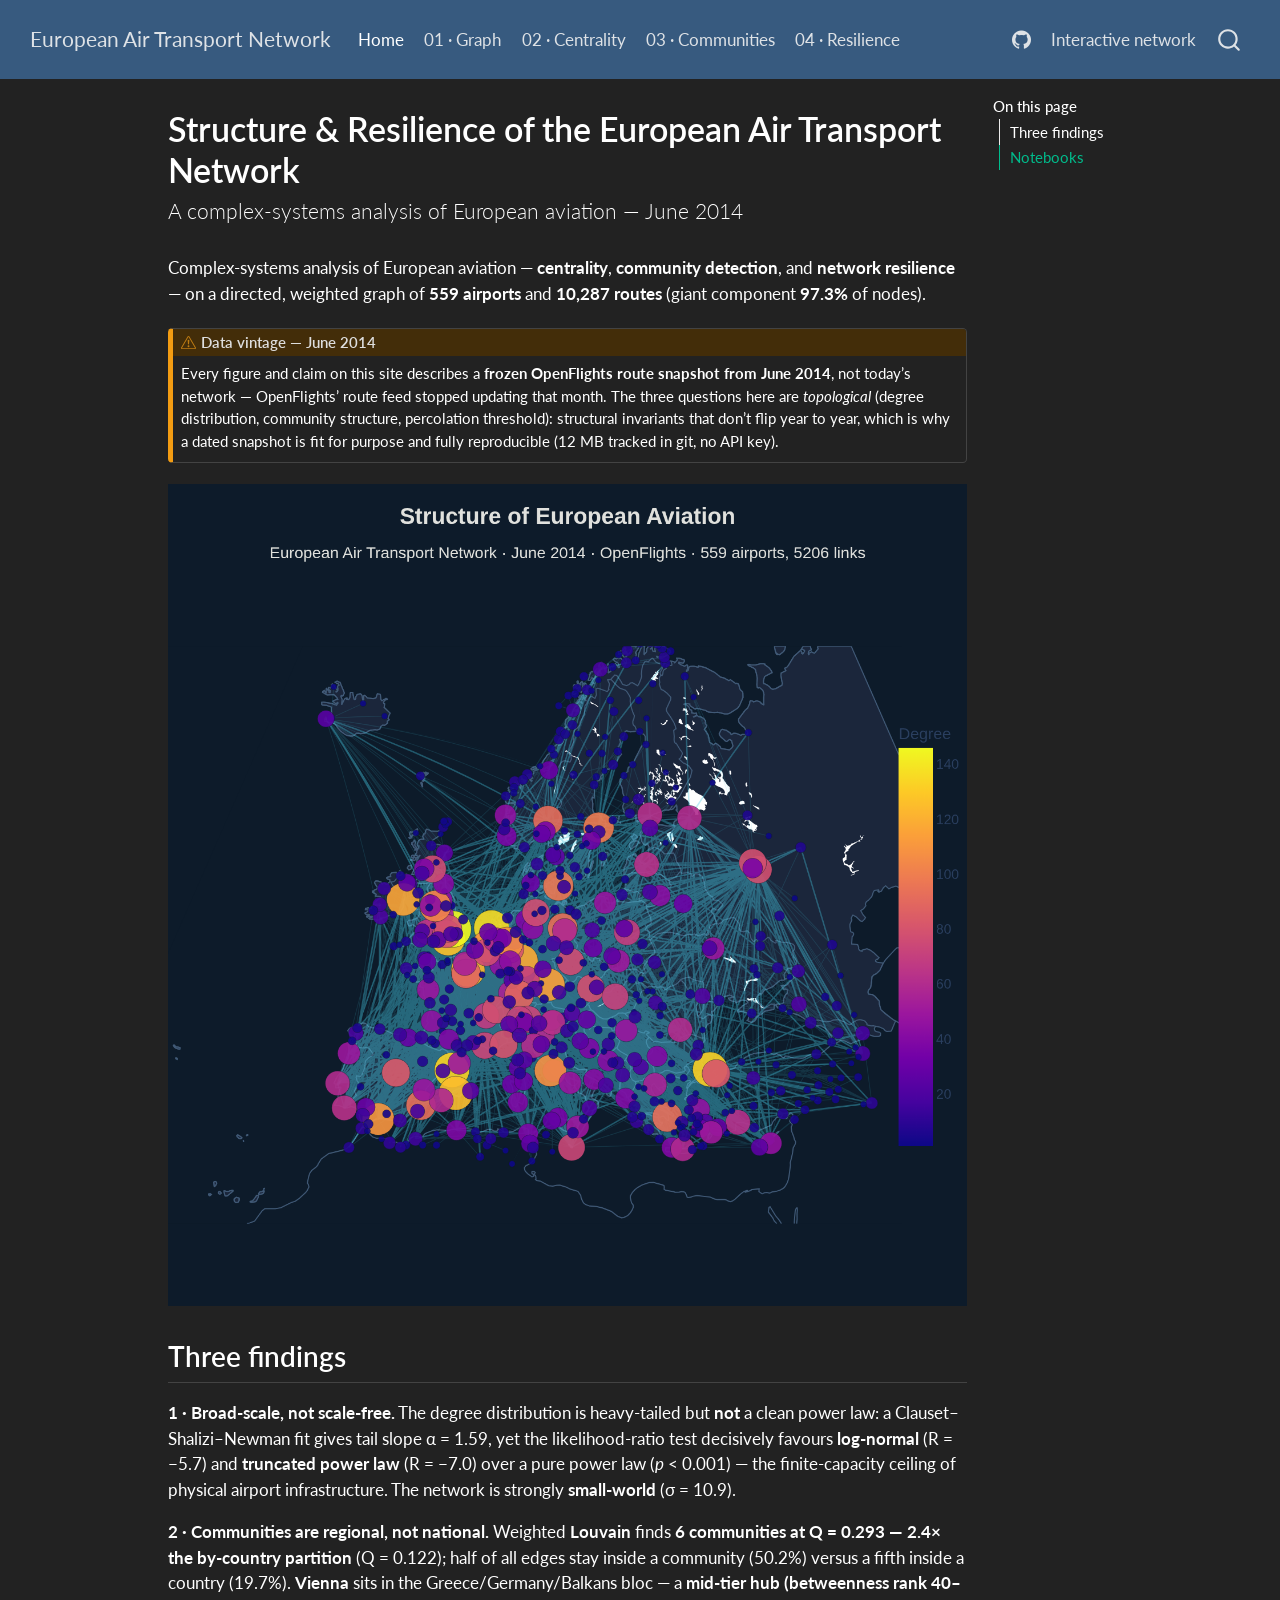
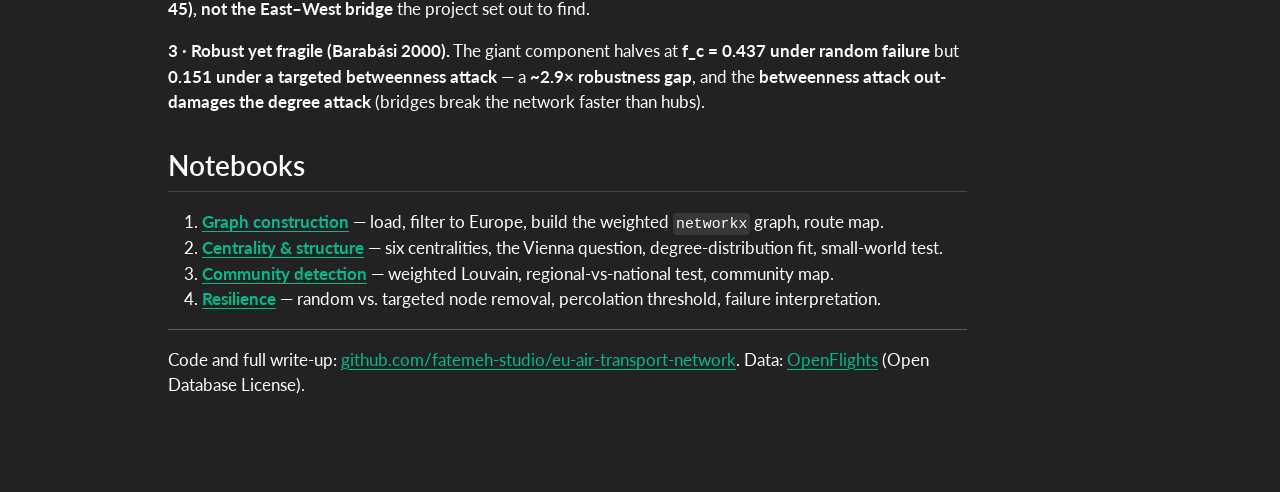
<file: docs/index.html>
<!DOCTYPE html>
<html xmlns="http://www.w3.org/1999/xhtml" lang="en" xml:lang="en"><head>

<meta charset="utf-8">
<meta name="generator" content="quarto-1.9.38">

<meta name="viewport" content="width=device-width, initial-scale=1.0, user-scalable=yes">


<title>Structure &amp; Resilience of the European Air Transport Network – European Air Transport Network</title>
<style>
/* Default styles provided by pandoc.
** See https://pandoc.org/MANUAL.html#variables-for-html for config info.
*/
code{white-space: pre-wrap;}
span.smallcaps{font-variant: small-caps;}
div.columns{display: flex; gap: min(4vw, 1.5em);}
div.column{flex: auto; overflow-x: auto;}
div.hanging-indent{margin-left: 1.5em; text-indent: -1.5em;}
ul.task-list{list-style: none;}
ul.task-list li input[type="checkbox"] {
  width: 0.8em;
  margin: 0 0.8em 0.2em -1em; /* quarto-specific, see https://github.com/quarto-dev/quarto-cli/issues/4556 */ 
  vertical-align: middle;
}
</style>


<script src="site_libs/quarto-nav/quarto-nav.js"></script>
<script src="site_libs/quarto-nav/headroom.min.js"></script>
<script src="site_libs/clipboard/clipboard.min.js"></script>
<script src="site_libs/quarto-search/autocomplete.umd.js"></script>
<script src="site_libs/quarto-search/fuse.min.js"></script>
<script src="site_libs/quarto-search/quarto-search.js"></script>
<meta name="quarto:offset" content="./">
<script src="site_libs/quarto-html/quarto.js" type="module"></script>
<script src="site_libs/quarto-html/tabsets/tabsets.js" type="module"></script>
<script src="site_libs/quarto-html/popper.min.js"></script>
<script src="site_libs/quarto-html/tippy.umd.min.js"></script>
<script src="site_libs/quarto-html/anchor.min.js"></script>
<link href="site_libs/quarto-html/tippy.css" rel="stylesheet">
<link href="site_libs/quarto-html/quarto-syntax-highlighting-dark-0a6b7249c26820e032cb0bd839ff02b1.css" rel="stylesheet" id="quarto-text-highlighting-styles">
<script src="site_libs/bootstrap/bootstrap.min.js"></script>
<link href="site_libs/bootstrap/bootstrap-icons.css" rel="stylesheet">
<link href="site_libs/bootstrap/bootstrap-b095769728ad29083110b1252ffd6e0a.min.css" rel="stylesheet" append-hash="true" id="quarto-bootstrap" data-mode="dark">
<script id="quarto-search-options" type="application/json">{
  "location": "navbar",
  "copy-button": false,
  "collapse-after": 3,
  "panel-placement": "end",
  "type": "overlay",
  "limit": 50,
  "keyboard-shortcut": [
    "f",
    "/",
    "s"
  ],
  "show-item-context": false,
  "language": {
    "search-no-results-text": "No results",
    "search-matching-documents-text": "matching documents",
    "search-copy-link-title": "Copy link to search",
    "search-hide-matches-text": "Hide additional matches",
    "search-more-match-text": "more match in this document",
    "search-more-matches-text": "more matches in this document",
    "search-clear-button-title": "Clear",
    "search-text-placeholder": "",
    "search-detached-cancel-button-title": "Cancel",
    "search-submit-button-title": "Submit",
    "search-label": "Search"
  }
}</script>


</head>

<body class="nav-fixed quarto-light">

<div id="quarto-search-results"></div>
  <header id="quarto-header" class="headroom fixed-top">
    <nav class="navbar navbar-expand-lg " data-bs-theme="dark">
      <div class="navbar-container container-fluid">
      <div class="navbar-brand-container mx-auto">
    <a class="navbar-brand" href="./index.html">
    <span class="navbar-title">European Air Transport Network</span>
    </a>
  </div>
            <div id="quarto-search" class="" title="Search"></div>
          <button class="navbar-toggler" type="button" data-bs-toggle="collapse" data-bs-target="#navbarCollapse" aria-controls="navbarCollapse" role="menu" aria-expanded="false" aria-label="Toggle navigation" onclick="if (window.quartoToggleHeadroom) { window.quartoToggleHeadroom(); }">
  <span class="navbar-toggler-icon"></span>
</button>
          <div class="collapse navbar-collapse" id="navbarCollapse">
            <ul class="navbar-nav navbar-nav-scroll me-auto">
  <li class="nav-item">
    <a class="nav-link active" href="./index.html" aria-current="page"> 
<span class="menu-text">Home</span></a>
  </li>  
  <li class="nav-item">
    <a class="nav-link" href="./notebooks/01_graph_construction.html"> 
<span class="menu-text">01 · Graph</span></a>
  </li>  
  <li class="nav-item">
    <a class="nav-link" href="./notebooks/02_centrality_stats.html"> 
<span class="menu-text">02 · Centrality</span></a>
  </li>  
  <li class="nav-item">
    <a class="nav-link" href="./notebooks/03_community_detection.html"> 
<span class="menu-text">03 · Communities</span></a>
  </li>  
  <li class="nav-item">
    <a class="nav-link" href="./notebooks/04_resilience_analysis.html"> 
<span class="menu-text">04 · Resilience</span></a>
  </li>  
</ul>
            <ul class="navbar-nav navbar-nav-scroll ms-auto">
  <li class="nav-item compact">
    <a class="nav-link" href="https://github.com/fatemeh-studio/eu-air-transport-network"> <i class="bi bi-github" role="img" aria-label="GitHub">
</i> 
<span class="menu-text"></span></a>
  </li>  
  <li class="nav-item">
    <a class="nav-link" href="./network_viz/community_network.html" target="_blank"> 
<span class="menu-text">Interactive network</span></a>
  </li>  
</ul>
          </div> <!-- /navcollapse -->
            <div class="quarto-navbar-tools">
</div>
      </div> <!-- /container-fluid -->
    </nav>
</header>
<!-- content -->
<div id="quarto-content" class="quarto-container page-columns page-rows-contents page-layout-article page-navbar">
<!-- sidebar -->
<!-- margin-sidebar -->
    <div id="quarto-margin-sidebar" class="sidebar margin-sidebar">
        <nav id="TOC" role="doc-toc" class="toc-active">
    <h2 id="toc-title">On this page</h2>
   
  <ul>
  <li><a href="#three-findings" id="toc-three-findings" class="nav-link active" data-scroll-target="#three-findings">Three findings</a></li>
  <li><a href="#notebooks" id="toc-notebooks" class="nav-link" data-scroll-target="#notebooks">Notebooks</a></li>
  </ul>
</nav>
    </div>
<!-- main -->
<main class="content" id="quarto-document-content">

<header id="title-block-header" class="quarto-title-block default">
<div class="quarto-title">
<h1 class="title">Structure &amp; Resilience of the European Air Transport Network</h1>
<p class="subtitle lead">A complex-systems analysis of European aviation — June 2014</p>
</div>



<div class="quarto-title-meta">

    
  
    
  </div>
  


</header>


<p>Complex-systems analysis of European aviation — <strong>centrality</strong>, <strong>community detection</strong>, and <strong>network resilience</strong> — on a directed, weighted graph of <strong>559 airports</strong> and <strong>10,287 routes</strong> (giant component <strong>97.3%</strong> of nodes).</p>
<div class="callout callout-style-default callout-warning callout-titled">
<div class="callout-header d-flex align-content-center">
<div class="callout-icon-container">
<i class="callout-icon"></i>
</div>
<div class="callout-title-container flex-fill">
<span class="screen-reader-only">Warning</span>Data vintage — June 2014
</div>
</div>
<div class="callout-body-container callout-body">
<p>Every figure and claim on this site describes a <strong>frozen OpenFlights route snapshot from June 2014</strong>, not today’s network — OpenFlights’ route feed stopped updating that month. The three questions here are <em>topological</em> (degree distribution, community structure, percolation threshold): structural invariants that don’t flip year to year, which is why a dated snapshot is fit for purpose and fully reproducible (12 MB tracked in git, no API key).</p>
</div>
</div>
<p><img src="figures/route_map.png" class="img-fluid"></p>
<section id="three-findings" class="level2">
<h2 class="anchored" data-anchor-id="three-findings">Three findings</h2>
<p><strong>1 · Broad-scale, not scale-free.</strong> The degree distribution is heavy-tailed but <strong>not</strong> a clean power law: a Clauset–Shalizi–Newman fit gives tail slope α = 1.59, yet the likelihood-ratio test decisively favours <strong>log-normal</strong> (R = −5.7) and <strong>truncated power law</strong> (R = −7.0) over a pure power law (<em>p</em> &lt; 0.001) — the finite-capacity ceiling of physical airport infrastructure. The network is strongly <strong>small-world</strong> (σ = 10.9).</p>
<p><strong>2 · Communities are regional, not national.</strong> Weighted <strong>Louvain</strong> finds <strong>6 communities at Q = 0.293 — 2.4× the by-country partition</strong> (Q = 0.122); half of all edges stay inside a community (50.2%) versus a fifth inside a country (19.7%). <strong>Vienna</strong> sits in the Greece/Germany/Balkans bloc — a <strong>mid-tier hub (betweenness rank 40–45), not the East–West bridge</strong> the project set out to find.</p>
<p><strong>3 · Robust yet fragile (Barabási 2000).</strong> The giant component halves at <strong>f_c = 0.437 under random failure</strong> but <strong>0.151 under a targeted betweenness attack</strong> — a <strong>~2.9× robustness gap</strong>, and the <strong>betweenness attack out-damages the degree attack</strong> (bridges break the network faster than hubs).</p>
</section>
<section id="notebooks" class="level2">
<h2 class="anchored" data-anchor-id="notebooks">Notebooks</h2>
<ol type="1">
<li><a href="./notebooks/01_graph_construction.html"><strong>Graph construction</strong></a> — load, filter to Europe, build the weighted <code>networkx</code> graph, route map.</li>
<li><a href="./notebooks/02_centrality_stats.html"><strong>Centrality &amp; structure</strong></a> — six centralities, the Vienna question, degree-distribution fit, small-world test.</li>
<li><a href="./notebooks/03_community_detection.html"><strong>Community detection</strong></a> — weighted Louvain, regional-vs-national test, community map.</li>
<li><a href="./notebooks/04_resilience_analysis.html"><strong>Resilience</strong></a> — random vs.&nbsp;targeted node removal, percolation threshold, failure interpretation.</li>
</ol>
<hr>
<p>Code and full write-up: <a href="https://github.com/fatemeh-studio/eu-air-transport-network">github.com/fatemeh-studio/eu-air-transport-network</a>. Data: <a href="https://openflights.org/data.html">OpenFlights</a> (Open Database License).</p>


</section>

</main> <!-- /main -->
<script id="quarto-html-after-body" type="application/javascript">
  window.document.addEventListener("DOMContentLoaded", function (event) {
    const icon = "";
    const anchorJS = new window.AnchorJS();
    anchorJS.options = {
      placement: 'right',
      icon: icon
    };
    anchorJS.add('.anchored');
    const isCodeAnnotation = (el) => {
      for (const clz of el.classList) {
        if (clz.startsWith('code-annotation-')) {                     
          return true;
        }
      }
      return false;
    }
    const onCopySuccess = function(e) {
      // button target
      const button = e.trigger;
      // don't keep focus
      button.blur();
      // flash "checked"
      button.classList.add('code-copy-button-checked');
      var currentTitle = button.getAttribute("title");
      button.setAttribute("title", "Copied!");
      let tooltip;
      if (window.bootstrap) {
        button.setAttribute("data-bs-toggle", "tooltip");
        button.setAttribute("data-bs-placement", "left");
        button.setAttribute("data-bs-title", "Copied!");
        tooltip = new bootstrap.Tooltip(button, 
          { trigger: "manual", 
            customClass: "code-copy-button-tooltip",
            offset: [0, -8]});
        tooltip.show();    
      }
      setTimeout(function() {
        if (tooltip) {
          tooltip.hide();
          button.removeAttribute("data-bs-title");
          button.removeAttribute("data-bs-toggle");
          button.removeAttribute("data-bs-placement");
        }
        button.setAttribute("title", currentTitle);
        button.classList.remove('code-copy-button-checked');
      }, 1000);
      // clear code selection
      e.clearSelection();
    }
    const getTextToCopy = function(trigger) {
      const outerScaffold = trigger.parentElement.cloneNode(true);
      const codeEl = outerScaffold.querySelector('code');
      for (const childEl of codeEl.children) {
        if (isCodeAnnotation(childEl)) {
          childEl.remove();
        }
      }
      return codeEl.innerText;
    }
    const clipboard = new window.ClipboardJS('.code-copy-button:not([data-in-quarto-modal])', {
      text: getTextToCopy
    });
    clipboard.on('success', onCopySuccess);
    if (window.document.getElementById('quarto-embedded-source-code-modal')) {
      const clipboardModal = new window.ClipboardJS('.code-copy-button[data-in-quarto-modal]', {
        text: getTextToCopy,
        container: window.document.getElementById('quarto-embedded-source-code-modal')
      });
      clipboardModal.on('success', onCopySuccess);
    }
      var localhostRegex = new RegExp(/^(?:http|https):\/\/localhost\:?[0-9]*\//);
      var mailtoRegex = new RegExp(/^mailto:/);
        var filterRegex = new RegExp("https:\/\/fatemeh-studio\.github\.io\/eu-air-transport-network\/");
      var isInternal = (href) => {
          return filterRegex.test(href) || localhostRegex.test(href) || mailtoRegex.test(href);
      }
      // Inspect non-navigation links and adorn them if external
     var links = window.document.querySelectorAll('a[href]:not(.nav-link):not(.navbar-brand):not(.toc-action):not(.sidebar-link):not(.sidebar-item-toggle):not(.pagination-link):not(.no-external):not([aria-hidden]):not(.dropdown-item):not(.quarto-navigation-tool):not(.about-link)');
      for (var i=0; i<links.length; i++) {
        const link = links[i];
        if (!isInternal(link.href)) {
          // undo the damage that might have been done by quarto-nav.js in the case of
          // links that we want to consider external
          if (link.dataset.originalHref !== undefined) {
            link.href = link.dataset.originalHref;
          }
        }
      }
    function tippyHover(el, contentFn, onTriggerFn, onUntriggerFn) {
      const config = {
        allowHTML: true,
        maxWidth: 500,
        delay: 100,
        arrow: false,
        appendTo: function(el) {
            return el.parentElement;
        },
        interactive: true,
        interactiveBorder: 10,
        theme: 'quarto',
        placement: 'bottom-start',
      };
      if (contentFn) {
        config.content = contentFn;
      }
      if (onTriggerFn) {
        config.onTrigger = onTriggerFn;
      }
      if (onUntriggerFn) {
        config.onUntrigger = onUntriggerFn;
      }
      window.tippy(el, config); 
    }
    const noterefs = window.document.querySelectorAll('a[role="doc-noteref"]');
    for (var i=0; i<noterefs.length; i++) {
      const ref = noterefs[i];
      tippyHover(ref, function() {
        // use id or data attribute instead here
        let href = ref.getAttribute('data-footnote-href') || ref.getAttribute('href');
        try { href = new URL(href).hash; } catch {}
        const id = href.replace(/^#\/?/, "");
        const note = window.document.getElementById(id);
        if (note) {
          return note.innerHTML;
        } else {
          return "";
        }
      });
    }
    const xrefs = window.document.querySelectorAll('a.quarto-xref');
    const processXRef = (id, note) => {
      // Strip column container classes
      const stripColumnClz = (el) => {
        el.classList.remove("page-full", "page-columns");
        if (el.children) {
          for (const child of el.children) {
            stripColumnClz(child);
          }
        }
      }
      stripColumnClz(note)
      if (id === null || id.startsWith('sec-')) {
        // Special case sections, only their first couple elements
        const container = document.createElement("div");
        if (note.children && note.children.length > 2) {
          container.appendChild(note.children[0].cloneNode(true));
          for (let i = 1; i < note.children.length; i++) {
            const child = note.children[i];
            if (child.tagName === "P" && child.innerText === "") {
              continue;
            } else {
              container.appendChild(child.cloneNode(true));
              break;
            }
          }
          if (window.Quarto?.typesetMath) {
            window.Quarto.typesetMath(container);
          }
          return container.innerHTML
        } else {
          if (window.Quarto?.typesetMath) {
            window.Quarto.typesetMath(note);
          }
          return note.innerHTML;
        }
      } else {
        // Remove any anchor links if they are present
        const anchorLink = note.querySelector('a.anchorjs-link');
        if (anchorLink) {
          anchorLink.remove();
        }
        if (window.Quarto?.typesetMath) {
          window.Quarto.typesetMath(note);
        }
        if (note.classList.contains("callout")) {
          return note.outerHTML;
        } else {
          return note.innerHTML;
        }
      }
    }
    for (var i=0; i<xrefs.length; i++) {
      const xref = xrefs[i];
      tippyHover(xref, undefined, function(instance) {
        instance.disable();
        let url = xref.getAttribute('href');
        let hash = undefined; 
        if (url.startsWith('#')) {
          hash = url;
        } else {
          try { hash = new URL(url).hash; } catch {}
        }
        if (hash) {
          const id = hash.replace(/^#\/?/, "");
          const note = window.document.getElementById(id);
          if (note !== null) {
            try {
              const html = processXRef(id, note.cloneNode(true));
              instance.setContent(html);
            } finally {
              instance.enable();
              instance.show();
            }
          } else {
            // See if we can fetch this
            fetch(url.split('#')[0])
            .then(res => res.text())
            .then(html => {
              const parser = new DOMParser();
              const htmlDoc = parser.parseFromString(html, "text/html");
              const note = htmlDoc.getElementById(id);
              if (note !== null) {
                const html = processXRef(id, note);
                instance.setContent(html);
              } 
            }).finally(() => {
              instance.enable();
              instance.show();
            });
          }
        } else {
          // See if we can fetch a full url (with no hash to target)
          // This is a special case and we should probably do some content thinning / targeting
          fetch(url)
          .then(res => res.text())
          .then(html => {
            const parser = new DOMParser();
            const htmlDoc = parser.parseFromString(html, "text/html");
            const note = htmlDoc.querySelector('main.content');
            if (note !== null) {
              // This should only happen for chapter cross references
              // (since there is no id in the URL)
              // remove the first header
              if (note.children.length > 0 && note.children[0].tagName === "HEADER") {
                note.children[0].remove();
              }
              const html = processXRef(null, note);
              instance.setContent(html);
            } 
          }).finally(() => {
            instance.enable();
            instance.show();
          });
        }
      }, function(instance) {
      });
    }
        let selectedAnnoteEl;
        const selectorForAnnotation = ( cell, annotation) => {
          let cellAttr = 'data-code-cell="' + cell + '"';
          let lineAttr = 'data-code-annotation="' +  annotation + '"';
          const selector = 'span[' + cellAttr + '][' + lineAttr + ']';
          return selector;
        }
        const selectCodeLines = (annoteEl) => {
          const doc = window.document;
          const targetCell = annoteEl.getAttribute("data-target-cell");
          const targetAnnotation = annoteEl.getAttribute("data-target-annotation");
          const annoteSpan = window.document.querySelector(selectorForAnnotation(targetCell, targetAnnotation));
          const lines = annoteSpan.getAttribute("data-code-lines").split(",");
          const lineIds = lines.map((line) => {
            return targetCell + "-" + line;
          })
          let top = null;
          let height = null;
          let parent = null;
          if (lineIds.length > 0) {
              //compute the position of the single el (top and bottom and make a div)
              const el = window.document.getElementById(lineIds[0]);
              top = el.offsetTop;
              height = el.offsetHeight;
              parent = el.parentElement.parentElement;
            if (lineIds.length > 1) {
              const lastEl = window.document.getElementById(lineIds[lineIds.length - 1]);
              const bottom = lastEl.offsetTop + lastEl.offsetHeight;
              height = bottom - top;
            }
            if (top !== null && height !== null && parent !== null) {
              // cook up a div (if necessary) and position it 
              let div = window.document.getElementById("code-annotation-line-highlight");
              if (div === null) {
                div = window.document.createElement("div");
                div.setAttribute("id", "code-annotation-line-highlight");
                div.style.position = 'absolute';
                parent.appendChild(div);
              }
              div.style.top = top - 2 + "px";
              div.style.height = height + 4 + "px";
              div.style.left = 0;
              let gutterDiv = window.document.getElementById("code-annotation-line-highlight-gutter");
              if (gutterDiv === null) {
                gutterDiv = window.document.createElement("div");
                gutterDiv.setAttribute("id", "code-annotation-line-highlight-gutter");
                gutterDiv.style.position = 'absolute';
                const codeCell = window.document.getElementById(targetCell);
                const gutter = codeCell.querySelector('.code-annotation-gutter');
                gutter.appendChild(gutterDiv);
              }
              gutterDiv.style.top = top - 2 + "px";
              gutterDiv.style.height = height + 4 + "px";
            }
            selectedAnnoteEl = annoteEl;
          }
        };
        const unselectCodeLines = () => {
          const elementsIds = ["code-annotation-line-highlight", "code-annotation-line-highlight-gutter"];
          elementsIds.forEach((elId) => {
            const div = window.document.getElementById(elId);
            if (div) {
              div.remove();
            }
          });
          selectedAnnoteEl = undefined;
        };
          // Handle positioning of the toggle
      window.addEventListener(
        "resize",
        throttle(() => {
          elRect = undefined;
          if (selectedAnnoteEl) {
            selectCodeLines(selectedAnnoteEl);
          }
        }, 10)
      );
      function throttle(fn, ms) {
      let throttle = false;
      let timer;
        return (...args) => {
          if(!throttle) { // first call gets through
              fn.apply(this, args);
              throttle = true;
          } else { // all the others get throttled
              if(timer) clearTimeout(timer); // cancel #2
              timer = setTimeout(() => {
                fn.apply(this, args);
                timer = throttle = false;
              }, ms);
          }
        };
      }
        // Attach click handler to the DT
        const annoteDls = window.document.querySelectorAll('dt[data-target-cell]');
        for (const annoteDlNode of annoteDls) {
          annoteDlNode.addEventListener('click', (event) => {
            const clickedEl = event.target;
            if (clickedEl !== selectedAnnoteEl) {
              unselectCodeLines();
              const activeEl = window.document.querySelector('dt[data-target-cell].code-annotation-active');
              if (activeEl) {
                activeEl.classList.remove('code-annotation-active');
              }
              selectCodeLines(clickedEl);
              clickedEl.classList.add('code-annotation-active');
            } else {
              // Unselect the line
              unselectCodeLines();
              clickedEl.classList.remove('code-annotation-active');
            }
          });
        }
    const findCites = (el) => {
      const parentEl = el.parentElement;
      if (parentEl) {
        const cites = parentEl.dataset.cites;
        if (cites) {
          return {
            el,
            cites: cites.split(' ')
          };
        } else {
          return findCites(el.parentElement)
        }
      } else {
        return undefined;
      }
    };
    var bibliorefs = window.document.querySelectorAll('a[role="doc-biblioref"]');
    for (var i=0; i<bibliorefs.length; i++) {
      const ref = bibliorefs[i];
      const citeInfo = findCites(ref);
      if (citeInfo) {
        tippyHover(citeInfo.el, function() {
          var popup = window.document.createElement('div');
          citeInfo.cites.forEach(function(cite) {
            var citeDiv = window.document.createElement('div');
            citeDiv.classList.add('hanging-indent');
            citeDiv.classList.add('csl-entry');
            var biblioDiv = window.document.getElementById('ref-' + cite);
            if (biblioDiv) {
              citeDiv.innerHTML = biblioDiv.innerHTML;
            }
            popup.appendChild(citeDiv);
          });
          return popup.innerHTML;
        });
      }
    }
  });
  </script>
</div> <!-- /content -->




</body></html>
</file>
<file: docs/site_libs/quarto-html/tippy.css>
.tippy-box[data-animation=fade][data-state=hidden]{opacity:0}[data-tippy-root]{max-width:calc(100vw - 10px)}.tippy-box{position:relative;background-color:#333;color:#fff;border-radius:4px;font-size:14px;line-height:1.4;white-space:normal;outline:0;transition-property:transform,visibility,opacity}.tippy-box[data-placement^=top]>.tippy-arrow{bottom:0}.tippy-box[data-placement^=top]>.tippy-arrow:before{bottom:-7px;left:0;border-width:8px 8px 0;border-top-color:initial;transform-origin:center top}.tippy-box[data-placement^=bottom]>.tippy-arrow{top:0}.tippy-box[data-placement^=bottom]>.tippy-arrow:before{top:-7px;left:0;border-width:0 8px 8px;border-bottom-color:initial;transform-origin:center bottom}.tippy-box[data-placement^=left]>.tippy-arrow{right:0}.tippy-box[data-placement^=left]>.tippy-arrow:before{border-width:8px 0 8px 8px;border-left-color:initial;right:-7px;transform-origin:center left}.tippy-box[data-placement^=right]>.tippy-arrow{left:0}.tippy-box[data-placement^=right]>.tippy-arrow:before{left:-7px;border-width:8px 8px 8px 0;border-right-color:initial;transform-origin:center right}.tippy-box[data-inertia][data-state=visible]{transition-timing-function:cubic-bezier(.54,1.5,.38,1.11)}.tippy-arrow{width:16px;height:16px;color:#333}.tippy-arrow:before{content:"";position:absolute;border-color:transparent;border-style:solid}.tippy-content{position:relative;padding:5px 9px;z-index:1}
</file>
<file: docs/site_libs/quarto-html/quarto-syntax-highlighting-dark-0a6b7249c26820e032cb0bd839ff02b1.css>
/* quarto syntax highlight colors */
:root {
  --quarto-hl-al-color: #f07178;
  --quarto-hl-an-color: #d4d0ab;
  --quarto-hl-at-color: #00e0e0;
  --quarto-hl-bn-color: #d4d0ab;
  --quarto-hl-bu-color: #abe338;
  --quarto-hl-ch-color: #abe338;
  --quarto-hl-co-color: #f8f8f2;
  --quarto-hl-cv-color: #ffd700;
  --quarto-hl-cn-color: #ffd700;
  --quarto-hl-cf-color: #ffa07a;
  --quarto-hl-dt-color: #ffa07a;
  --quarto-hl-dv-color: #d4d0ab;
  --quarto-hl-do-color: #f8f8f2;
  --quarto-hl-er-color: #f07178;
  --quarto-hl-ex-color: #00e0e0;
  --quarto-hl-fl-color: #d4d0ab;
  --quarto-hl-fu-color: #ffa07a;
  --quarto-hl-im-color: #abe338;
  --quarto-hl-in-color: #d4d0ab;
  --quarto-hl-kw-color: #ffa07a;
  --quarto-hl-op-color: #ffa07a;
  --quarto-hl-ot-color: #00e0e0;
  --quarto-hl-pp-color: #dcc6e0;
  --quarto-hl-re-color: #00e0e0;
  --quarto-hl-sc-color: #abe338;
  --quarto-hl-ss-color: #abe338;
  --quarto-hl-st-color: #abe338;
  --quarto-hl-va-color: #00e0e0;
  --quarto-hl-vs-color: #abe338;
  --quarto-hl-wa-color: #dcc6e0;
}

/* other quarto variables */
:root {
  --quarto-font-monospace: SFMono-Regular, Menlo, Monaco, Consolas, "Liberation Mono", "Courier New", monospace;
}

/* syntax highlight based on Pandoc's rules */
pre > code.sourceCode > span {
  color: #f8f8f2;
}

code.sourceCode > span {
  color: #f8f8f2;
}

div.sourceCode,
div.sourceCode pre.sourceCode {
  color: #f8f8f2;
}

/* Normal */
code span {
  color: #f8f8f2;
}

/* Alert */
code span.al {
  color: #f07178;
}

/* Annotation */
code span.an {
  color: #d4d0ab;
}

/* Attribute */
code span.at {
  color: #00e0e0;
}

/* BaseN */
code span.bn {
  color: #d4d0ab;
}

/* BuiltIn */
code span.bu {
  color: #abe338;
}

/* ControlFlow */
code span.cf {
  font-weight: bold;
  color: #ffa07a;
}

/* Char */
code span.ch {
  color: #abe338;
}

/* Constant */
code span.cn {
  color: #ffd700;
}

/* Comment */
code span.co {
  font-style: italic;
  color: #f8f8f2;
}

/* CommentVar */
code span.cv {
  color: #ffd700;
}

/* Documentation */
code span.do {
  color: #f8f8f2;
}

/* DataType */
code span.dt {
  color: #ffa07a;
}

/* DecVal */
code span.dv {
  color: #d4d0ab;
}

/* Error */
code span.er {
  color: #f07178;
  text-decoration: underline;
}

/* Extension */
code span.ex {
  font-weight: bold;
  color: #00e0e0;
}

/* Float */
code span.fl {
  color: #d4d0ab;
}

/* Function */
code span.fu {
  color: #ffa07a;
}

/* Import */
code span.im {
  color: #abe338;
}

/* Information */
code span.in {
  color: #d4d0ab;
}

/* Keyword */
code span.kw {
  font-weight: bold;
  color: #ffa07a;
}

/* Operator */
code span.op {
  color: #ffa07a;
}

/* Other */
code span.ot {
  color: #00e0e0;
}

/* Preprocessor */
code span.pp {
  color: #dcc6e0;
}

/* RegionMarker */
code span.re {
  background-color: #f8f8f2;
  color: #00e0e0;
}

/* SpecialChar */
code span.sc {
  color: #abe338;
}

/* SpecialString */
code span.ss {
  color: #abe338;
}

/* String */
code span.st {
  color: #abe338;
}

/* Variable */
code span.va {
  color: #00e0e0;
}

/* VerbatimString */
code span.vs {
  color: #abe338;
}

/* Warning */
code span.wa {
  color: #dcc6e0;
}

.prevent-inlining {
  content: "</";
}

/*# sourceMappingURL=175367c052bafc98bd680af3479823f0.css.map */
</file>
